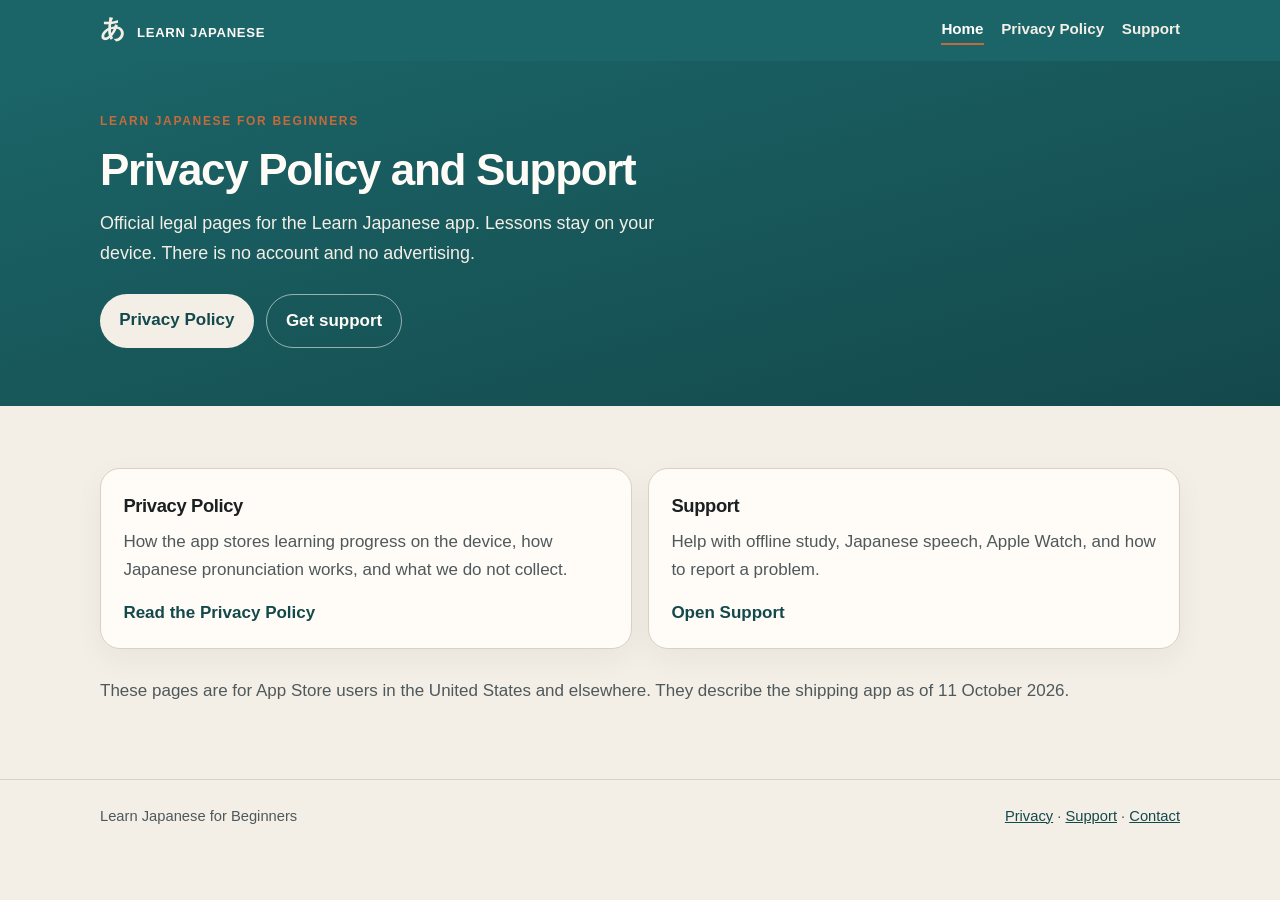
<file: index.html>
<!DOCTYPE html>
<html lang="en">
  <head>
    <meta charset="utf-8" />
    <meta name="viewport" content="width=device-width, initial-scale=1" />
    <title>Learn Japanese — Privacy &amp; Support</title>
    <meta
      name="description"
      content="Privacy Policy and Support for Learn Japanese for Beginners, an offline Japanese learning app for iPhone, iPad, and Apple Watch."
    />
    <meta name="robots" content="index,follow" />
    <link rel="stylesheet" href="style.css" />
  </head>
  <body>
    <a class="skip" href="#content">Skip to content</a>
    <header class="top">
      <div class="top-inner">
        <a class="brand" href="index.html">
          <span class="mark" lang="ja" aria-hidden="true">あ</span>
          <span class="brand-name">Learn Japanese</span>
        </a>
        <nav aria-label="Primary">
          <a href="index.html" aria-current="page">Home</a>
          <a href="privacy.html">Privacy Policy</a>
          <a href="support.html">Support</a>
        </nav>
      </div>
    </header>
    <section class="hero">
      <div class="hero-inner">
        <p class="kicker">Learn Japanese for Beginners</p>
        <h1>Privacy Policy and Support</h1>
        <p class="lede">
          Official legal pages for the Learn Japanese app. Lessons stay on your
          device. There is no account and no advertising.
        </p>
        <div class="actions">
          <a class="btn btn-primary" href="privacy.html">Privacy Policy</a>
          <a class="btn btn-ghost" href="support.html">Get support</a>
        </div>
      </div>
    </section>
    <main id="content">
      <div class="wrap">
        <div class="grid">
          <article class="panel card">
            <h2>Privacy Policy</h2>
            <p>
              How the app stores learning progress on the device, how Japanese
              pronunciation works, and what we do not collect.
            </p>
            <a href="privacy.html">Read the Privacy Policy</a>
          </article>
          <article class="panel card">
            <h2>Support</h2>
            <p>
              Help with offline study, Japanese speech, Apple Watch, and how to
              report a problem.
            </p>
            <a href="support.html">Open Support</a>
          </article>
        </div>
        <p class="muted" style="margin-top: 1.75rem">
          These pages are for App Store users in the United States and
          elsewhere. They describe the shipping app as of 11 October 2026.
        </p>
      </div>
    </main>
    <footer>
      <div class="foot-inner">
        <span>Learn Japanese for Beginners</span>
        <span>
          <a href="privacy.html">Privacy</a>
          ·
          <a href="support.html">Support</a>
          ·
          <a href="https://github.com/bekirs01/learn-japanese-legal/issues"
            >Contact</a
          >
        </span>
      </div>
    </footer>
  </body>
</html>
</file>
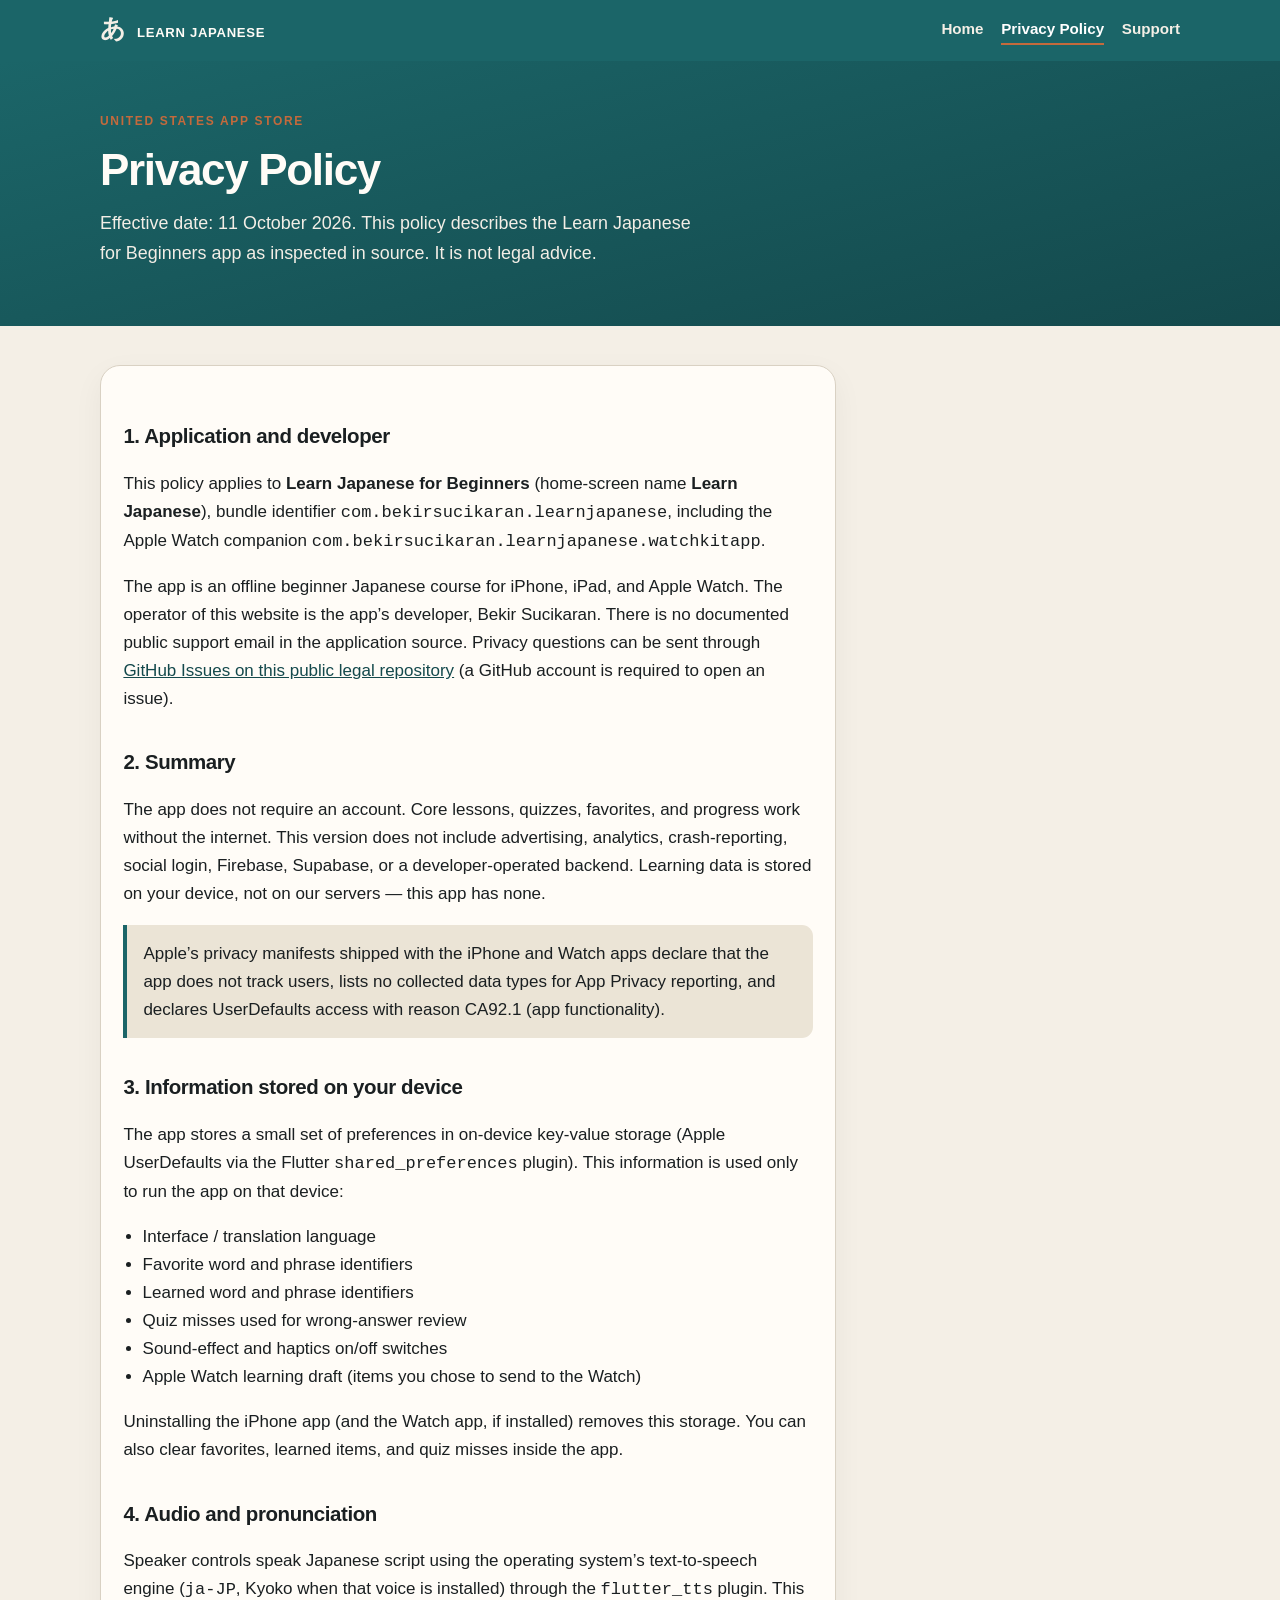
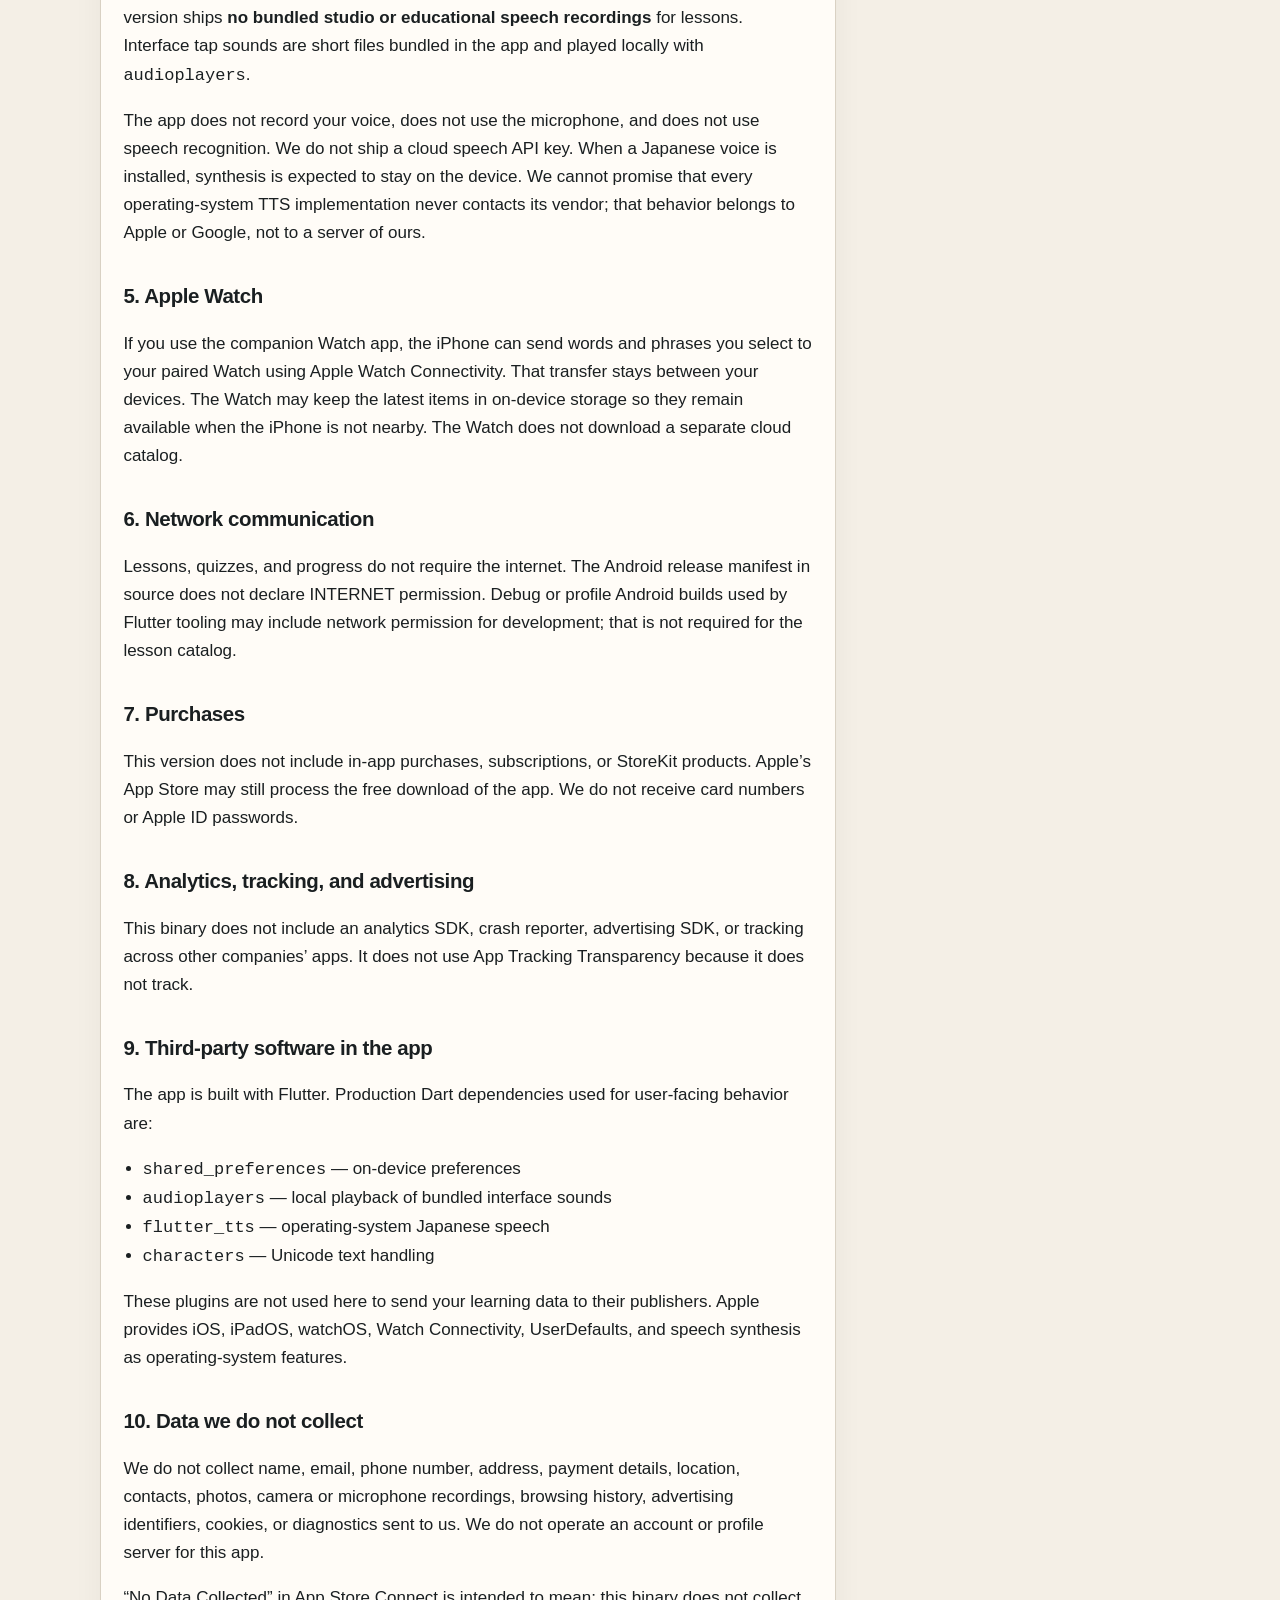
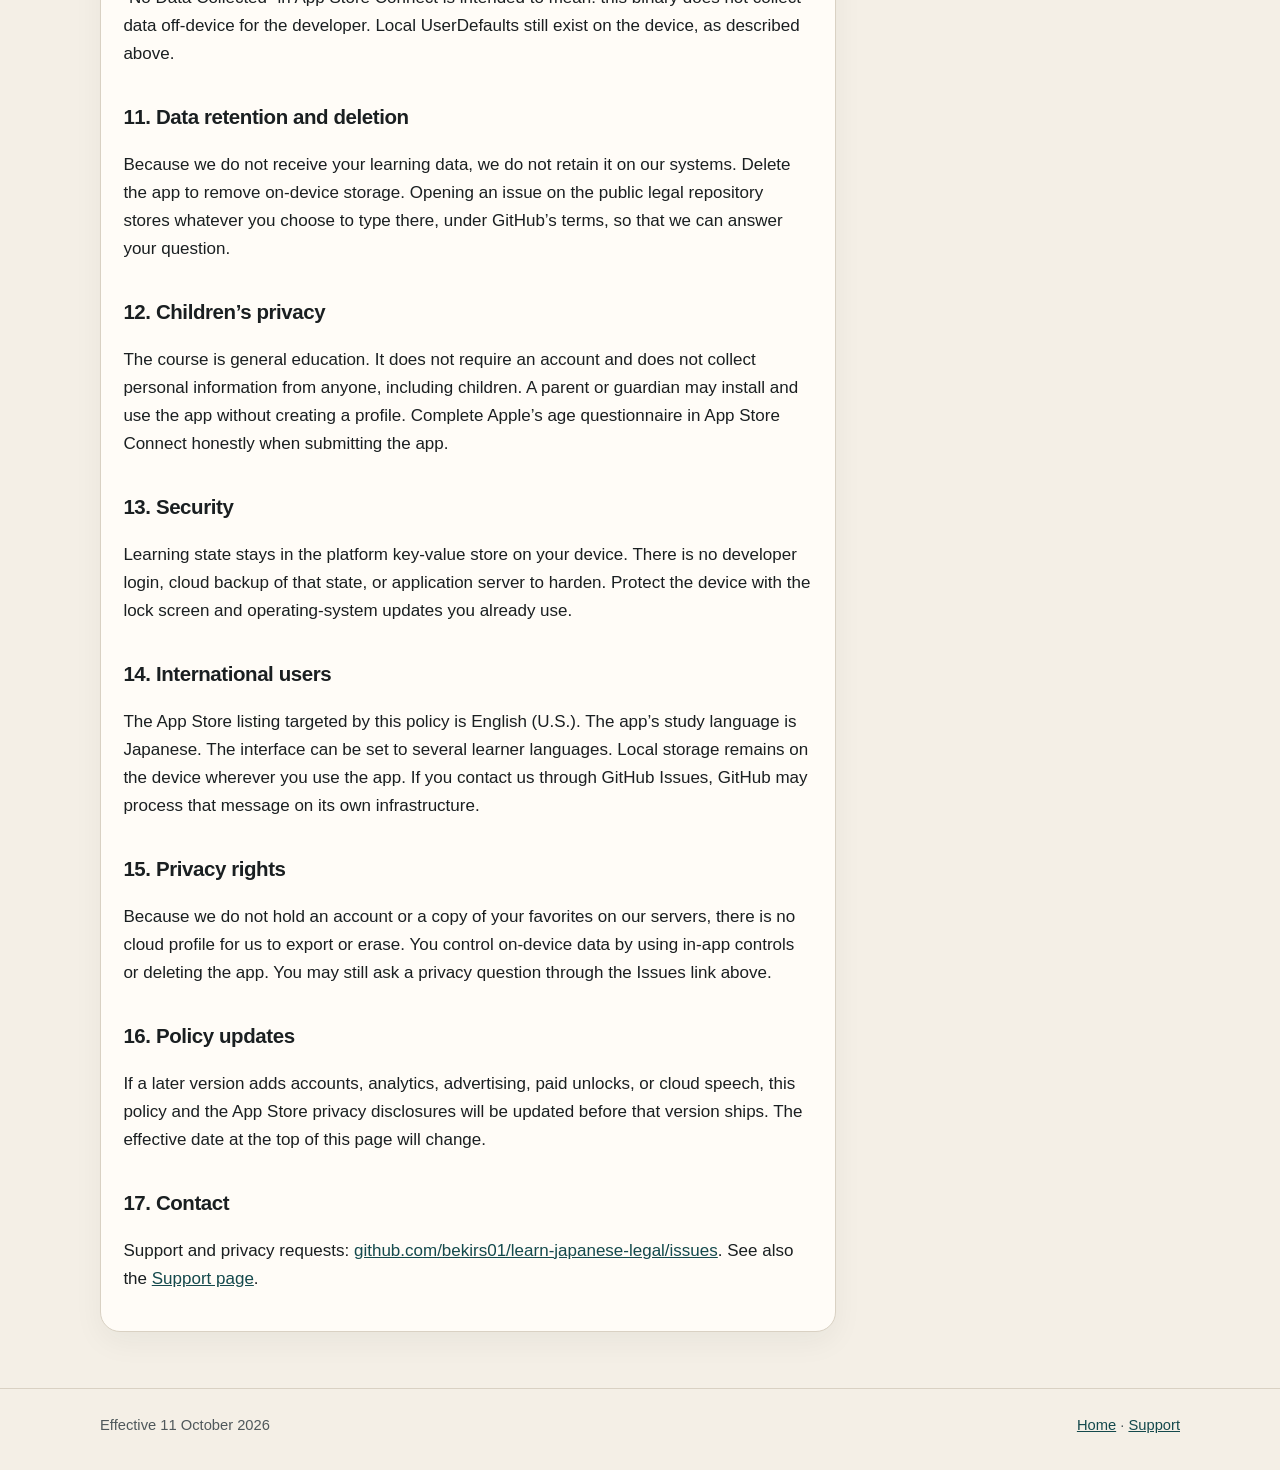
<file: privacy.html>
<!DOCTYPE html>
<html lang="en">
  <head>
    <meta charset="utf-8" />
    <meta name="viewport" content="width=device-width, initial-scale=1" />
    <title>Privacy Policy — Learn Japanese</title>
    <meta
      name="description"
      content="Privacy Policy for Learn Japanese for Beginners. Offline learning progress stays on your device. No account, ads, or tracking SDK."
    />
    <link rel="stylesheet" href="style.css" />
  </head>
  <body>
    <a class="skip" href="#content">Skip to content</a>
    <header class="top">
      <div class="top-inner">
        <a class="brand" href="index.html">
          <span class="mark" lang="ja" aria-hidden="true">あ</span>
          <span class="brand-name">Learn Japanese</span>
        </a>
        <nav aria-label="Primary">
          <a href="index.html">Home</a>
          <a href="privacy.html" aria-current="page">Privacy Policy</a>
          <a href="support.html">Support</a>
        </nav>
      </div>
    </header>
    <section class="hero">
      <div class="hero-inner">
        <p class="kicker">United States App Store</p>
        <h1>Privacy Policy</h1>
        <p class="lede">
          Effective date: 11 October 2026. This policy describes the Learn
          Japanese for Beginners app as inspected in source. It is not legal
          advice.
        </p>
      </div>
    </section>
    <main id="content">
      <div class="wrap">
        <article class="panel">
          <h2>1. Application and developer</h2>
          <p>
            This policy applies to <strong>Learn Japanese for Beginners</strong>
            (home-screen name <strong>Learn Japanese</strong>), bundle identifier
            <code>com.bekirsucikaran.learnjapanese</code>, including the Apple
            Watch companion
            <code>com.bekirsucikaran.learnjapanese.watchkitapp</code>.
          </p>
          <p>
            The app is an offline beginner Japanese course for iPhone, iPad, and
            Apple Watch. The operator of this website is the app’s developer,
            Bekir Sucikaran. There is no documented public support email in the
            application source. Privacy questions can be sent through
            <a href="https://github.com/bekirs01/learn-japanese-legal/issues"
              >GitHub Issues on this public legal repository</a
            >
            (a GitHub account is required to open an issue).
          </p>

          <h2>2. Summary</h2>
          <p>
            The app does not require an account. Core lessons, quizzes,
            favorites, and progress work without the internet. This version does
            not include advertising, analytics, crash-reporting, social login,
            Firebase, Supabase, or a developer-operated backend. Learning data
            is stored on your device, not on our servers — this app has none.
          </p>
          <p class="note">
            Apple’s privacy manifests shipped with the iPhone and Watch apps
            declare that the app does not track users, lists no collected data
            types for App Privacy reporting, and declares UserDefaults access
            with reason CA92.1 (app functionality).
          </p>

          <h2>3. Information stored on your device</h2>
          <p>
            The app stores a small set of preferences in on-device key-value
            storage (Apple UserDefaults via the Flutter
            <code>shared_preferences</code> plugin). This information is used
            only to run the app on that device:
          </p>
          <ul>
            <li>Interface / translation language</li>
            <li>Favorite word and phrase identifiers</li>
            <li>Learned word and phrase identifiers</li>
            <li>Quiz misses used for wrong-answer review</li>
            <li>Sound-effect and haptics on/off switches</li>
            <li>
              Apple Watch learning draft (items you chose to send to the Watch)
            </li>
          </ul>
          <p>
            Uninstalling the iPhone app (and the Watch app, if installed)
            removes this storage. You can also clear favorites, learned items,
            and quiz misses inside the app.
          </p>

          <h2>4. Audio and pronunciation</h2>
          <p>
            Speaker controls speak Japanese script using the operating system’s
            text-to-speech engine (<code>ja-JP</code>, Kyoko when that voice is
            installed) through the <code>flutter_tts</code> plugin. This version
            ships <strong>no bundled studio or educational speech recordings</strong>
            for lessons. Interface tap sounds are short files bundled in the app
            and played locally with <code>audioplayers</code>.
          </p>
          <p>
            The app does not record your voice, does not use the microphone, and
            does not use speech recognition. We do not ship a cloud speech API
            key. When a Japanese voice is installed, synthesis is expected to
            stay on the device. We cannot promise that every operating-system
            TTS implementation never contacts its vendor; that behavior belongs
            to Apple or Google, not to a server of ours.
          </p>

          <h2>5. Apple Watch</h2>
          <p>
            If you use the companion Watch app, the iPhone can send words and
            phrases you select to your paired Watch using Apple Watch
            Connectivity. That transfer stays between your devices. The Watch
            may keep the latest items in on-device storage so they remain
            available when the iPhone is not nearby. The Watch does not download
            a separate cloud catalog.
          </p>

          <h2>6. Network communication</h2>
          <p>
            Lessons, quizzes, and progress do not require the internet. The
            Android release manifest in source does not declare INTERNET
            permission. Debug or profile Android builds used by Flutter tooling
            may include network permission for development; that is not required
            for the lesson catalog.
          </p>

          <h2>7. Purchases</h2>
          <p>
            This version does not include in-app purchases, subscriptions, or
            StoreKit products. Apple’s App Store may still process the free
            download of the app. We do not receive card numbers or Apple ID
            passwords.
          </p>

          <h2>8. Analytics, tracking, and advertising</h2>
          <p>
            This binary does not include an analytics SDK, crash reporter,
            advertising SDK, or tracking across other companies’ apps. It does
            not use App Tracking Transparency because it does not track.
          </p>

          <h2>9. Third-party software in the app</h2>
          <p>
            The app is built with Flutter. Production Dart dependencies used for
            user-facing behavior are:
          </p>
          <ul>
            <li>
              <code>shared_preferences</code> — on-device preferences
            </li>
            <li>
              <code>audioplayers</code> — local playback of bundled interface
              sounds
            </li>
            <li>
              <code>flutter_tts</code> — operating-system Japanese speech
            </li>
            <li><code>characters</code> — Unicode text handling</li>
          </ul>
          <p>
            These plugins are not used here to send your learning data to their
            publishers. Apple provides iOS, iPadOS, watchOS, Watch Connectivity,
            UserDefaults, and speech synthesis as operating-system features.
          </p>

          <h2>10. Data we do not collect</h2>
          <p>
            We do not collect name, email, phone number, address, payment
            details, location, contacts, photos, camera or microphone
            recordings, browsing history, advertising identifiers, cookies, or
            diagnostics sent to us. We do not operate an account or profile
            server for this app.
          </p>
          <p>
            “No Data Collected” in App Store Connect is intended to mean: this
            binary does not collect data off-device for the developer. Local
            UserDefaults still exist on the device, as described above.
          </p>

          <h2>11. Data retention and deletion</h2>
          <p>
            Because we do not receive your learning data, we do not retain it on
            our systems. Delete the app to remove on-device storage. Opening an
            issue on the public legal repository stores whatever you choose to
            type there, under GitHub’s terms, so that we can answer your
            question.
          </p>

          <h2>12. Children’s privacy</h2>
          <p>
            The course is general education. It does not require an account and
            does not collect personal information from anyone, including
            children. A parent or guardian may install and use the app without
            creating a profile. Complete Apple’s age questionnaire in App Store
            Connect honestly when submitting the app.
          </p>

          <h2>13. Security</h2>
          <p>
            Learning state stays in the platform key-value store on your device.
            There is no developer login, cloud backup of that state, or
            application server to harden. Protect the device with the lock
            screen and operating-system updates you already use.
          </p>

          <h2>14. International users</h2>
          <p>
            The App Store listing targeted by this policy is English (U.S.).
            The app’s study language is Japanese. The interface can be set to
            several learner languages. Local storage remains on the device
            wherever you use the app. If you contact us through GitHub Issues,
            GitHub may process that message on its own infrastructure.
          </p>

          <h2>15. Privacy rights</h2>
          <p>
            Because we do not hold an account or a copy of your favorites on our
            servers, there is no cloud profile for us to export or erase. You
            control on-device data by using in-app controls or deleting the app.
            You may still ask a privacy question through the Issues link above.
          </p>

          <h2>16. Policy updates</h2>
          <p>
            If a later version adds accounts, analytics, advertising, paid
            unlocks, or cloud speech, this policy and the App Store privacy
            disclosures will be updated before that version ships. The effective
            date at the top of this page will change.
          </p>

          <h2>17. Contact</h2>
          <p>
            Support and privacy requests:
            <a href="https://github.com/bekirs01/learn-japanese-legal/issues"
              >github.com/bekirs01/learn-japanese-legal/issues</a
            >.
            See also the
            <a href="support.html">Support page</a>.
          </p>
        </article>
      </div>
    </main>
    <footer>
      <div class="foot-inner">
        <span>Effective 11 October 2026</span>
        <span>
          <a href="index.html">Home</a>
          ·
          <a href="support.html">Support</a>
        </span>
      </div>
    </footer>
  </body>
</html>
</file>
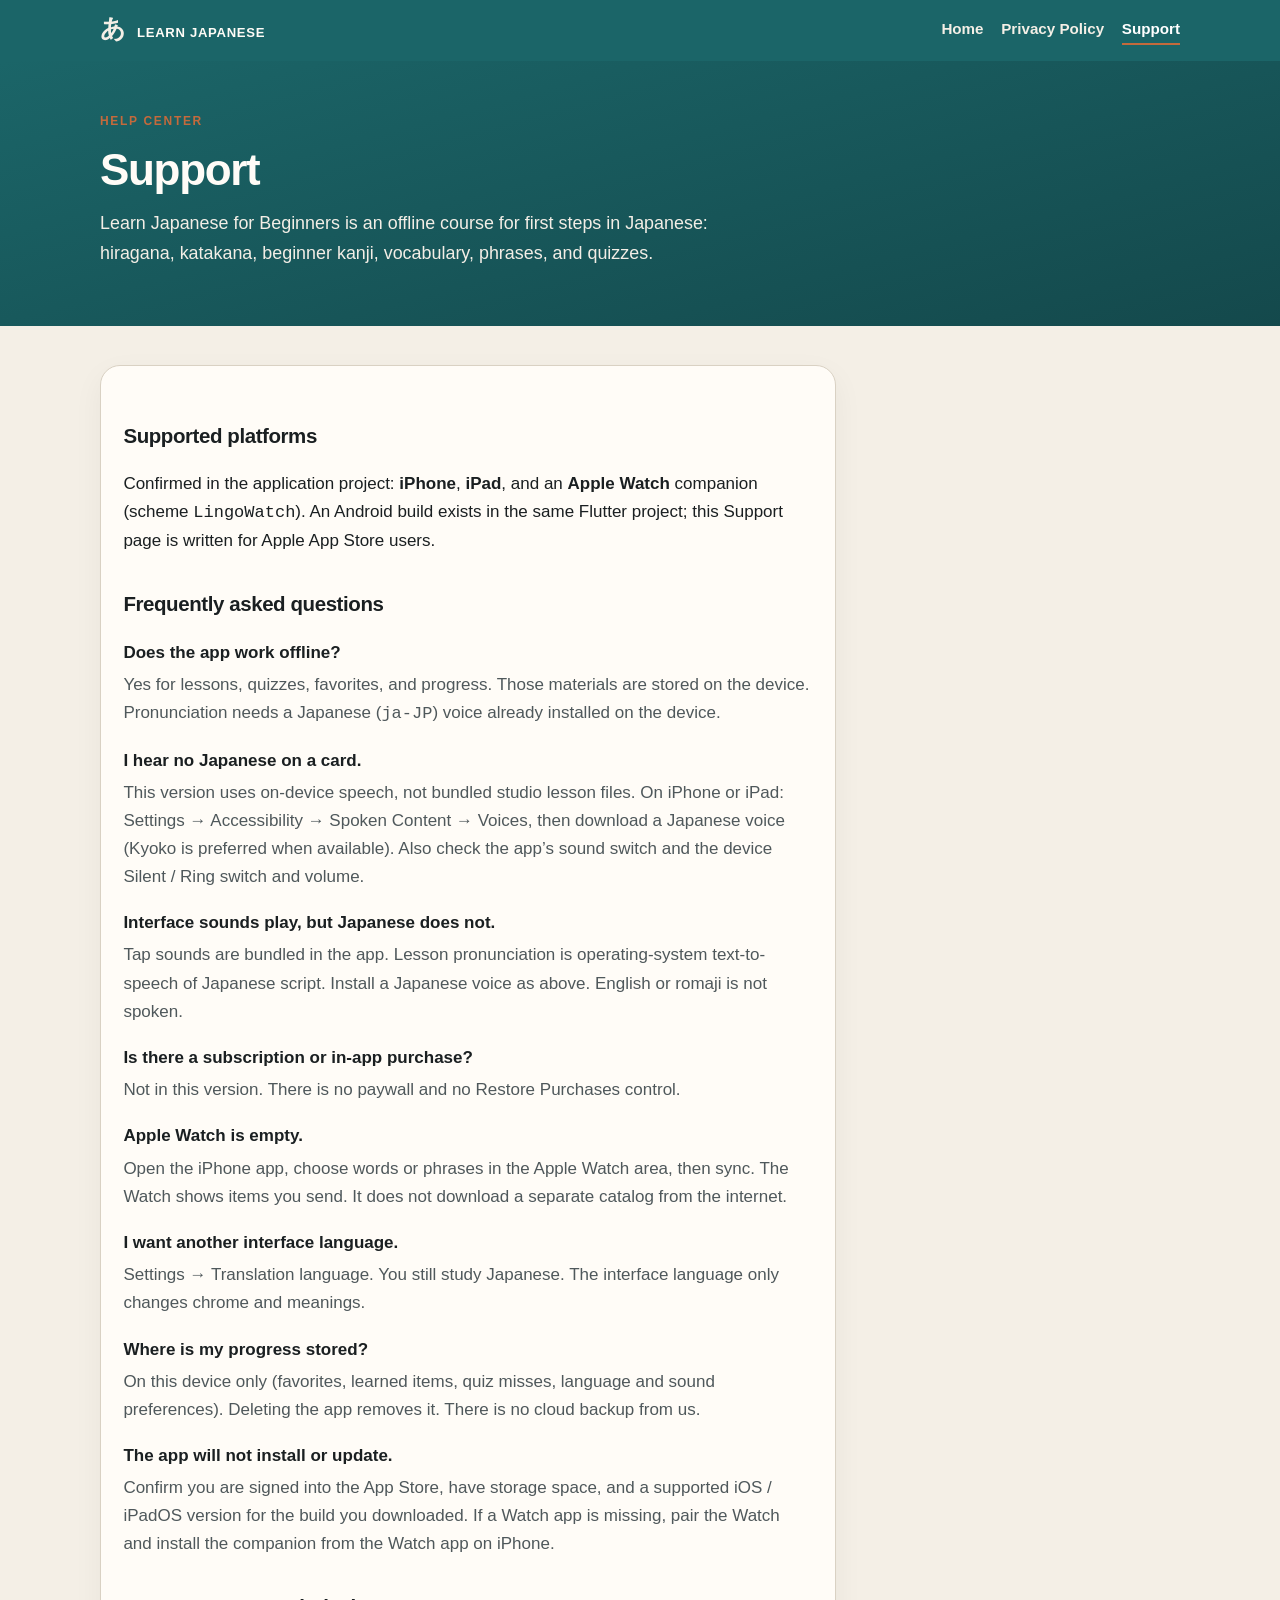
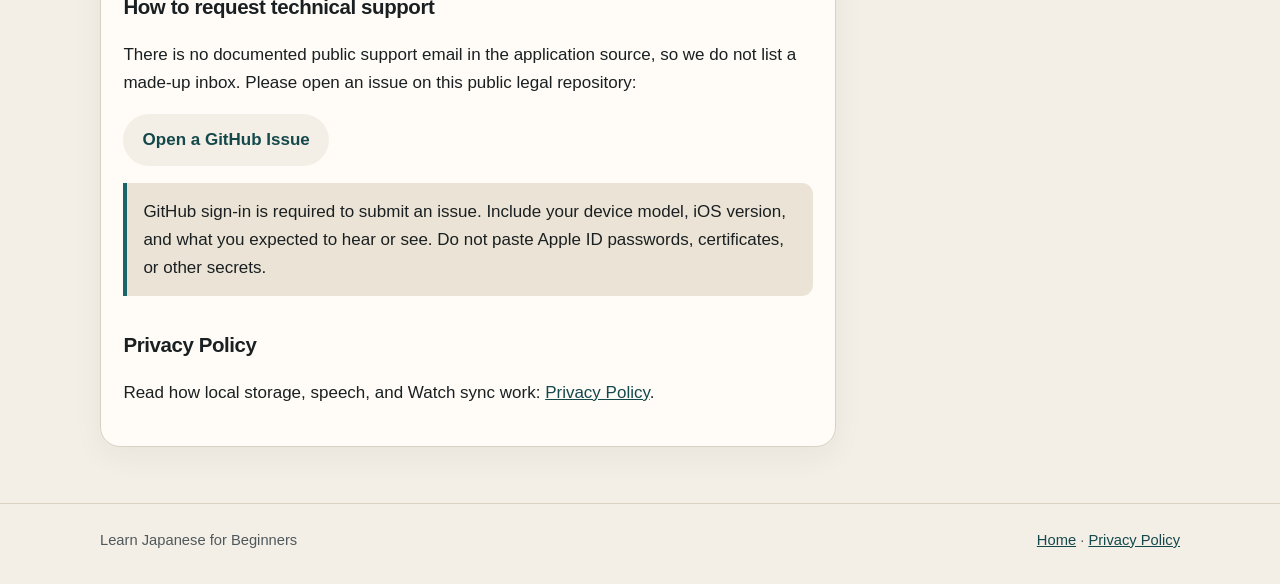
<file: support.html>
<!DOCTYPE html>
<html lang="en">
  <head>
    <meta charset="utf-8" />
    <meta name="viewport" content="width=device-width, initial-scale=1" />
    <title>Support — Learn Japanese</title>
    <meta
      name="description"
      content="Support for Learn Japanese for Beginners: offline study, Japanese pronunciation, Apple Watch, and how to report a problem."
    />
    <link rel="stylesheet" href="style.css" />
  </head>
  <body>
    <a class="skip" href="#content">Skip to content</a>
    <header class="top">
      <div class="top-inner">
        <a class="brand" href="index.html">
          <span class="mark" lang="ja" aria-hidden="true">あ</span>
          <span class="brand-name">Learn Japanese</span>
        </a>
        <nav aria-label="Primary">
          <a href="index.html">Home</a>
          <a href="privacy.html">Privacy Policy</a>
          <a href="support.html" aria-current="page">Support</a>
        </nav>
      </div>
    </header>
    <section class="hero">
      <div class="hero-inner">
        <p class="kicker">Help Center</p>
        <h1>Support</h1>
        <p class="lede">
          Learn Japanese for Beginners is an offline course for first steps in
          Japanese: hiragana, katakana, beginner kanji, vocabulary, phrases, and
          quizzes.
        </p>
      </div>
    </section>
    <main id="content">
      <div class="wrap">
        <article class="panel">
          <h2>Supported platforms</h2>
          <p>
            Confirmed in the application project: <strong>iPhone</strong>,
            <strong>iPad</strong>, and an <strong>Apple Watch</strong> companion
            (scheme <code>LingoWatch</code>). An Android build exists in the
            same Flutter project; this Support page is written for Apple App
            Store users.
          </p>

          <h2>Frequently asked questions</h2>
          <dl>
            <dt>Does the app work offline?</dt>
            <dd>
              Yes for lessons, quizzes, favorites, and progress. Those materials
              are stored on the device. Pronunciation needs a Japanese
              (<code>ja-JP</code>) voice already installed on the device.
            </dd>
            <dt>I hear no Japanese on a card.</dt>
            <dd>
              This version uses on-device speech, not bundled studio lesson
              files. On iPhone or iPad: Settings → Accessibility → Spoken
              Content → Voices, then download a Japanese voice (Kyoko is
              preferred when available). Also check the app’s sound switch and
              the device Silent / Ring switch and volume.
            </dd>
            <dt>Interface sounds play, but Japanese does not.</dt>
            <dd>
              Tap sounds are bundled in the app. Lesson pronunciation is
              operating-system text-to-speech of Japanese script. Install a
              Japanese voice as above. English or romaji is not spoken.
            </dd>
            <dt>Is there a subscription or in-app purchase?</dt>
            <dd>
              Not in this version. There is no paywall and no Restore Purchases
              control.
            </dd>
            <dt>Apple Watch is empty.</dt>
            <dd>
              Open the iPhone app, choose words or phrases in the Apple Watch
              area, then sync. The Watch shows items you send. It does not
              download a separate catalog from the internet.
            </dd>
            <dt>I want another interface language.</dt>
            <dd>
              Settings → Translation language. You still study Japanese. The
              interface language only changes chrome and meanings.
            </dd>
            <dt>Where is my progress stored?</dt>
            <dd>
              On this device only (favorites, learned items, quiz misses,
              language and sound preferences). Deleting the app removes it.
              There is no cloud backup from us.
            </dd>
            <dt>The app will not install or update.</dt>
            <dd>
              Confirm you are signed into the App Store, have storage space, and
              a supported iOS / iPadOS version for the build you downloaded. If
              a Watch app is missing, pair the Watch and install the companion
              from the Watch app on iPhone.
            </dd>
          </dl>

          <h2>How to request technical support</h2>
          <p>
            There is no documented public support email in the application
            source, so we do not list a made-up inbox. Please open an issue on
            this public legal repository:
          </p>
          <p>
            <a class="btn btn-primary" href="https://github.com/bekirs01/learn-japanese-legal/issues"
              >Open a GitHub Issue</a
            >
          </p>
          <p class="note">
            GitHub sign-in is required to submit an issue. Include your device
            model, iOS version, and what you expected to hear or see. Do not
            paste Apple ID passwords, certificates, or other secrets.
          </p>

          <h2>Privacy Policy</h2>
          <p>
            Read how local storage, speech, and Watch sync work:
            <a href="privacy.html">Privacy Policy</a>.
          </p>
        </article>
      </div>
    </main>
    <footer>
      <div class="foot-inner">
        <span>Learn Japanese for Beginners</span>
        <span>
          <a href="index.html">Home</a>
          ·
          <a href="privacy.html">Privacy Policy</a>
        </span>
      </div>
    </footer>
  </body>
</html>
</file>
<file: style.css>
:root {
  --teal: #1b6568;
  --teal-dark: #14494c;
  --copper: #c46a3c;
  --cream: #f4efe6;
  --cream-deep: #ebe4d6;
  --ink: #1a1f21;
  --muted: #4f585b;
  --line: #d9d1c3;
  --white: #fffcf7;
  --max: 46rem;
  --sans: "Hiragino Sans", "Hiragino Kaku Gothic ProN", "SF Pro Text",
    -apple-system, BlinkMacSystemFont, "Segoe UI", Roboto, sans-serif;
}

*,
*::before,
*::after {
  box-sizing: border-box;
}

html {
  color-scheme: light;
}

body {
  margin: 0;
  font-family: var(--sans);
  color: var(--ink);
  background: var(--cream);
  line-height: 1.65;
  font-size: 1.0625rem;
}

a {
  color: var(--teal-dark);
}

a:hover {
  color: var(--copper);
}

a:focus-visible,
.btn:focus-visible {
  outline: 3px solid var(--copper);
  outline-offset: 3px;
}

.skip {
  position: absolute;
  left: -999px;
  top: 0.75rem;
  background: var(--white);
  color: var(--ink);
  padding: 0.5rem 0.85rem;
  z-index: 10;
}

.skip:focus {
  left: 0.75rem;
}

.top {
  background: var(--teal);
  color: var(--white);
}

.top-inner,
.hero-inner,
.wrap,
.foot-inner {
  width: min(1080px, calc(100% - 2rem));
  margin: 0 auto;
}

.top-inner {
  display: flex;
  align-items: center;
  justify-content: space-between;
  gap: 1rem;
  padding: 1rem 0;
  flex-wrap: wrap;
}

.brand {
  display: flex;
  align-items: baseline;
  gap: 0.65rem;
  color: inherit;
  text-decoration: none;
  font-weight: 700;
  letter-spacing: 0.04em;
}

.mark {
  font-size: 1.55rem;
  line-height: 1;
  color: var(--cream);
}

.brand-name {
  font-size: 0.82rem;
  text-transform: uppercase;
}

nav {
  display: flex;
  gap: 1.1rem;
  flex-wrap: wrap;
}

nav a {
  color: var(--cream);
  text-decoration: none;
  font-size: 0.95rem;
  font-weight: 600;
}

nav a[aria-current="page"] {
  color: #fff;
  border-bottom: 2px solid var(--copper);
  padding-bottom: 0.1rem;
}

nav a:hover {
  color: #fff;
}

.hero {
  background: linear-gradient(165deg, var(--teal) 0%, var(--teal-dark) 100%);
  color: var(--white);
  padding: 3.2rem 0 3.6rem;
}

.kicker {
  color: var(--copper);
  font-weight: 700;
  letter-spacing: 0.14em;
  text-transform: uppercase;
  font-size: 0.75rem;
  margin: 0 0 0.85rem;
}

h1 {
  font-size: clamp(1.85rem, 4vw, 2.75rem);
  line-height: 1.15;
  letter-spacing: -0.03em;
  margin: 0 0 0.85rem;
}

.lede {
  max-width: 38rem;
  margin: 0;
  color: #f3eee6;
  font-size: 1.12rem;
}

.actions {
  display: flex;
  gap: 0.75rem;
  flex-wrap: wrap;
  margin-top: 1.6rem;
}

.btn {
  display: inline-block;
  text-decoration: none;
  border-radius: 999px;
  padding: 0.75rem 1.2rem;
  font-weight: 700;
}

.btn-primary {
  background: var(--cream);
  color: var(--teal-dark);
}

.btn-primary:hover {
  background: #fff;
  color: var(--teal-dark);
}

.btn-ghost {
  border: 1.5px solid rgba(255, 252, 247, 0.55);
  color: var(--white);
}

.btn-ghost:hover {
  border-color: #fff;
  color: #fff;
}

main {
  padding: 2.4rem 0 3.5rem;
}

.panel {
  background: var(--white);
  border: 1px solid var(--line);
  border-radius: 1.25rem;
  padding: 1.35rem 1.4rem;
  box-shadow: 0 10px 30px rgba(26, 31, 33, 0.05);
}

.grid {
  display: grid;
  grid-template-columns: repeat(auto-fit, minmax(240px, 1fr));
  gap: 1rem;
  margin: 1.5rem 0 0;
}

.card h2 {
  font-size: 1.15rem;
  margin: 0 0 0.45rem;
}

.card p {
  margin: 0 0 0.9rem;
  color: var(--muted);
}

.card a {
  font-weight: 700;
  text-decoration: none;
}

article {
  width: min(var(--max), 100%);
}

h2 {
  font-size: 1.28rem;
  letter-spacing: -0.02em;
  margin: 2rem 0 0.55rem;
}

h3 {
  font-size: 1.05rem;
  margin: 1.35rem 0 0.4rem;
}

p,
li {
  color: var(--ink);
}

.muted {
  color: var(--muted);
}

ul,
ol {
  padding-left: 1.2rem;
}

dt {
  font-weight: 700;
  margin-top: 1.15rem;
}

dd {
  margin: 0.25rem 0 0;
  color: var(--muted);
}

.note {
  background: var(--cream-deep);
  border-left: 4px solid var(--teal);
  padding: 0.9rem 1rem;
  border-radius: 0 0.7rem 0.7rem 0;
}

footer {
  border-top: 1px solid var(--line);
  padding: 1.5rem 0 2rem;
  color: var(--muted);
  font-size: 0.92rem;
}

.foot-inner {
  display: flex;
  justify-content: space-between;
  gap: 1rem;
  flex-wrap: wrap;
}

footer a {
  color: var(--teal-dark);
}

@media (max-width: 640px) {
  .hero {
    padding: 2.2rem 0 2.5rem;
  }

  .panel {
    padding: 1.1rem;
  }

  nav {
    gap: 0.85rem;
  }
}
</file>
